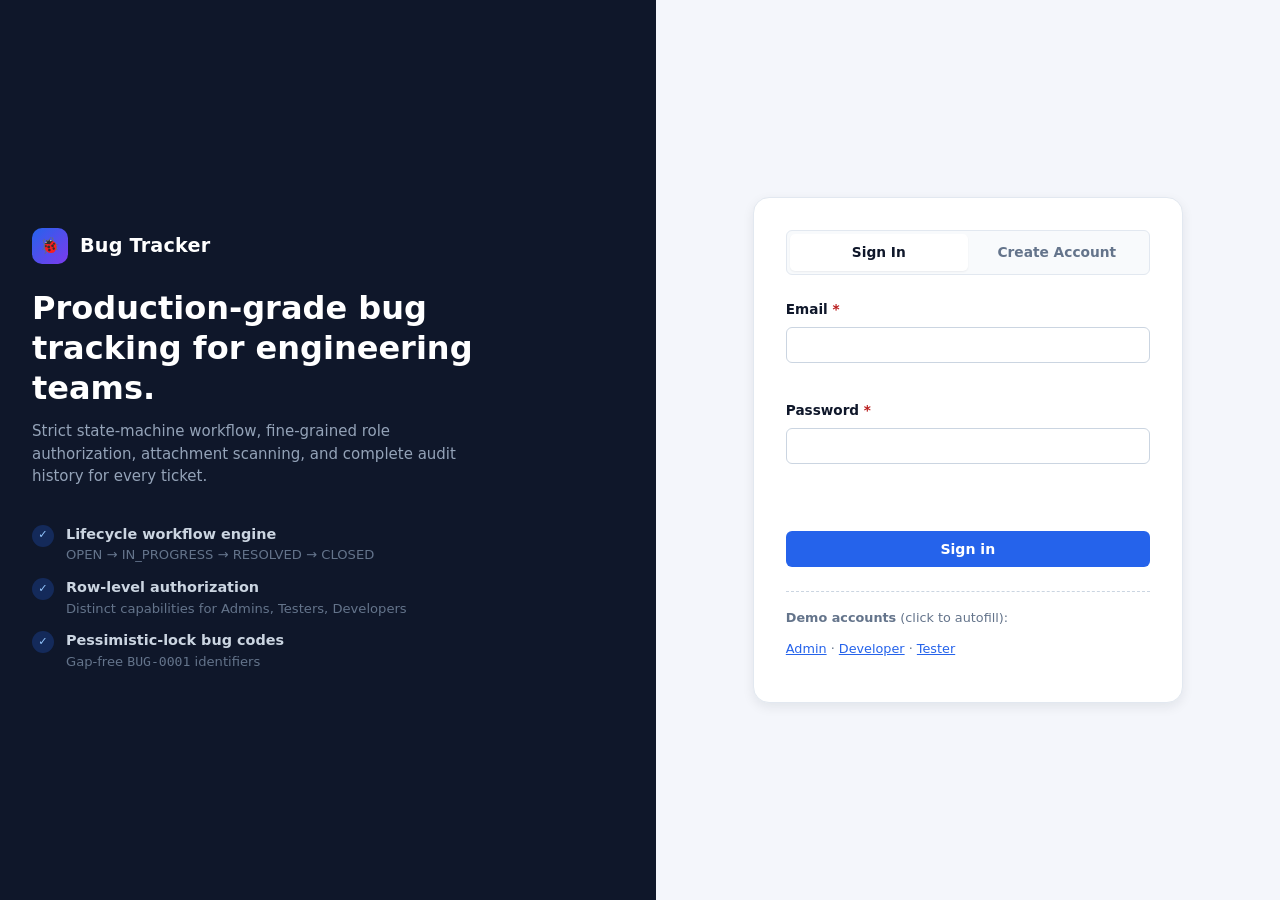
<file: frontend/index.html>
<!DOCTYPE html>
<html lang="en">
<head>
    <meta charset="UTF-8">
    <meta name="viewport" content="width=device-width, initial-scale=1.0">
    <title>Bug Tracker · Sign in</title>
    <link rel="stylesheet" href="css/styles.css">
    <link rel="icon" type="image/svg+xml" href="favicon.svg">
</head>
<body class="auth-page">
    <div class="auth-hero">
        <a class="brand" href="index.html">
            <span class="brand-mark" aria-hidden="true">🐞</span>
            <span>Bug Tracker</span>
        </a>
        <div>
            <h1>Production-grade bug tracking for engineering teams.</h1>
            <p>
                Strict state-machine workflow, fine-grained role authorization,
                attachment scanning, and complete audit history for every ticket.
            </p>
        </div>
        <ul class="auth-features">
            <li>
                <span class="auth-feature-dot">✓</span>
                <div>
                    <strong>Lifecycle workflow engine</strong>
                    <div class="text-small text-muted">OPEN → IN_PROGRESS → RESOLVED → CLOSED</div>
                </div>
            </li>
            <li>
                <span class="auth-feature-dot">✓</span>
                <div>
                    <strong>Row-level authorization</strong>
                    <div class="text-small text-muted">Distinct capabilities for Admins, Testers, Developers</div>
                </div>
            </li>
            <li>
                <span class="auth-feature-dot">✓</span>
                <div>
                    <strong>Pessimistic-lock bug codes</strong>
                    <div class="text-small text-muted">Gap-free <code class="mono">BUG-0001</code> identifiers</div>
                </div>
            </li>
        </ul>
    </div>

    <div class="auth-panel">
        <div class="auth-card">
            <div class="auth-tabs" role="tablist">
                <button type="button" class="auth-tab active" id="tab-login" role="tab" aria-selected="true">Sign In</button>
                <button type="button" class="auth-tab" id="tab-register" role="tab" aria-selected="false">Create Account</button>
            </div>

            <!-- Login form -->
            <form id="login-form" class="auth-form" novalidate>
                <div class="field">
                    <label for="login-email" class="required">Email</label>
                    <input type="email" id="login-email" name="email" autocomplete="email" required>
                    <div class="field-error" data-error-for="email"></div>
                </div>
                <div class="field">
                    <label for="login-password" class="required">Password</label>
                    <input type="password" id="login-password" name="password" autocomplete="current-password" required>
                    <div class="field-error" data-error-for="password"></div>
                </div>
                <div class="field-error" data-error-for="general"></div>
                <button type="submit" class="btn btn-primary btn-block">Sign in</button>
            </form>

            <!-- Register form -->
            <form id="register-form" class="auth-form hidden" novalidate>
                <div class="field">
                    <label for="reg-fullname" class="required">Full name</label>
                    <input type="text" id="reg-fullname" name="fullName" autocomplete="name" required>
                    <div class="field-error" data-error-for="fullName"></div>
                </div>
                <div class="field">
                    <label for="reg-email" class="required">Email</label>
                    <input type="email" id="reg-email" name="email" autocomplete="email" required>
                    <div class="field-error" data-error-for="email"></div>
                </div>
                <div class="field">
                    <label for="reg-password" class="required">Password</label>
                    <input type="password" id="reg-password" name="password" autocomplete="new-password" required>
                    <span class="hint">At least 8 chars, 1 letter, 1 number</span>
                    <div class="field-error" data-error-for="password"></div>
                </div>
                <div class="field">
                    <label for="reg-role" class="required">Role</label>
                    <select id="reg-role" name="role" required>
                        <option value="ROLE_DEVELOPER" selected>Developer</option>
                        <option value="ROLE_TESTER">QA Tester</option>
                    </select>
                    <div class="field-error" data-error-for="role"></div>
                </div>
                <div class="field-error" data-error-for="general"></div>
                <button type="submit" class="btn btn-primary btn-block">Create account</button>
            </form>

            <div class="demo-accounts">
                <p><strong>Demo accounts</strong> (click to autofill):</p>
                <p>
                    <button type="button" data-demo="admin@bugtracker.dev:Admin@12345">Admin</button> ·
                    <button type="button" data-demo="developer@bugtracker.dev:Developer@12345">Developer</button> ·
                    <button type="button" data-demo="tester@bugtracker.dev:Tester@12345">Tester</button>
                </p>
            </div>
        </div>
    </div>

    <script src="js/api.js"></script>
    <script src="js/ui.js"></script>
    <script src="js/auth.js"></script>
</body>
</html>
</file>
<file: frontend/css/styles.css>
/* ==========================================================================
   Bug Tracker - Design System
   ========================================================================== */

:root {
    --color-bg: #f4f6fb;
    --color-surface: #ffffff;
    --color-surface-alt: #f8fafc;
    --color-border: #e2e8f0;
    --color-border-strong: #cbd5e1;

    --color-text: #0f172a;
    --color-text-muted: #64748b;
    --color-text-inverse: #ffffff;

    --color-primary: #2563eb;
    --color-primary-dark: #1d4ed8;
    --color-primary-soft: #dbeafe;

    --color-success: #15803d;
    --color-success-soft: #dcfce7;
    --color-warning: #b45309;
    --color-warning-soft: #fef3c7;
    --color-danger: #b91c1c;
    --color-danger-soft: #fee2e2;
    --color-info: #0e7490;
    --color-info-soft: #cffafe;
    --color-neutral-soft: #e2e8f0;

    --radius-sm: 6px;
    --radius-md: 10px;
    --radius-lg: 16px;

    --shadow-sm: 0 1px 2px rgba(15, 23, 42, 0.06);
    --shadow-md: 0 4px 12px rgba(15, 23, 42, 0.08);
    --shadow-lg: 0 16px 40px rgba(15, 23, 42, 0.16);

    --space-1: 4px;
    --space-2: 8px;
    --space-3: 12px;
    --space-4: 16px;
    --space-5: 24px;
    --space-6: 32px;

    --sidebar-width: 248px;
    --font-sans: "Segoe UI", system-ui, -apple-system, "Helvetica Neue", Arial, sans-serif;
    --font-mono: "Cascadia Mono", "SFMono-Regular", Consolas, monospace;
}

* {
    box-sizing: border-box;
}

html,
body {
    margin: 0;
    padding: 0;
}

body {
    font-family: var(--font-sans);
    background: var(--color-bg);
    color: var(--color-text);
    font-size: 15px;
    line-height: 1.5;
    -webkit-font-smoothing: antialiased;
}

h1, h2, h3, h4 {
    margin: 0 0 var(--space-3);
    line-height: 1.25;
    font-weight: 650;
}

h1 { font-size: 1.6rem; }
h2 { font-size: 1.25rem; }
h3 { font-size: 1.05rem; }

p { margin: 0 0 var(--space-3); }

a {
    color: var(--color-primary);
    text-decoration: none;
}

a:hover { text-decoration: underline; }

:focus-visible {
    outline: 2px solid var(--color-primary);
    outline-offset: 2px;
}

.text-muted { color: var(--color-text-muted); }
.text-small { font-size: 0.82rem; }
.mono { font-family: var(--font-mono); }
.hidden { display: none !important; }
.text-center { text-align: center; }

/* ---------------------------------------------------------------- App shell */

.app {
    display: flex;
    min-height: 100vh;
}

.sidebar {
    width: var(--sidebar-width);
    flex: 0 0 var(--sidebar-width);
    background: #0f172a;
    color: #e2e8f0;
    padding: var(--space-5) var(--space-4);
    display: flex;
    flex-direction: column;
    gap: var(--space-5);
    position: sticky;
    top: 0;
    height: 100vh;
}

.brand {
    display: flex;
    align-items: center;
    gap: var(--space-3);
    color: #fff;
    font-weight: 700;
    font-size: 1.05rem;
    letter-spacing: 0.2px;
}

.brand:hover { text-decoration: none; }

.brand-mark {
    display: grid;
    place-items: center;
    width: 36px;
    height: 36px;
    border-radius: var(--radius-md);
    background: linear-gradient(135deg, #2563eb, #7c3aed);
    color: #fff;
    font-size: 1rem;
    flex: 0 0 auto;
}

.nav {
    display: flex;
    flex-direction: column;
    gap: var(--space-1);
}

.nav-link {
    display: flex;
    align-items: center;
    gap: var(--space-3);
    padding: 10px var(--space-3);
    border-radius: var(--radius-sm);
    color: #cbd5e1;
    font-weight: 500;
}

.nav-link:hover {
    background: rgba(148, 163, 184, 0.16);
    color: #fff;
    text-decoration: none;
}

.nav-link.active {
    background: var(--color-primary);
    color: #fff;
}

.nav-icon {
    width: 18px;
    height: 18px;
    flex: 0 0 auto;
    stroke: currentColor;
    fill: none;
    stroke-width: 1.8;
    stroke-linecap: round;
    stroke-linejoin: round;
}

.sidebar-footer {
    margin-top: auto;
    display: flex;
    flex-direction: column;
    gap: var(--space-3);
    border-top: 1px solid rgba(148, 163, 184, 0.25);
    padding-top: var(--space-4);
}

.user-chip {
    display: flex;
    align-items: center;
    gap: var(--space-3);
}

.avatar {
    display: grid;
    place-items: center;
    width: 36px;
    height: 36px;
    border-radius: 50%;
    background: var(--color-primary);
    color: #fff;
    font-weight: 600;
    flex: 0 0 auto;
}

.user-chip-name {
    font-size: 0.88rem;
    font-weight: 600;
    color: #fff;
}

.user-chip-role {
    font-size: 0.75rem;
    color: #94a3b8;
    text-transform: uppercase;
    letter-spacing: 0.4px;
}

.main {
    flex: 1 1 auto;
    min-width: 0;
    display: flex;
    flex-direction: column;
}

.topbar {
    display: flex;
    align-items: center;
    justify-content: space-between;
    gap: var(--space-4);
    padding: var(--space-4) var(--space-6);
    background: var(--color-surface);
    border-bottom: 1px solid var(--color-border);
    position: sticky;
    top: 0;
    z-index: 20;
}

.topbar-title h1 {
    margin: 0;
    font-size: 1.25rem;
}

.topbar-title p {
    margin: var(--space-1) 0 0;
    color: var(--color-text-muted);
    font-size: 0.85rem;
}

.topbar-actions {
    display: flex;
    align-items: center;
    gap: var(--space-3);
    flex-wrap: wrap;
}

/* -------------------------------------------------------------------- Cards */

.card {
    background: var(--color-surface);
    border: 1px solid var(--color-border);
    border-radius: var(--radius-lg);
    box-shadow: var(--shadow-sm);
}

.card-header {
    display: flex;
    align-items: center;
    justify-content: space-between;
    gap: var(--space-3);
    padding: var(--space-4) var(--space-5);
    border-bottom: 1px solid var(--color-border);
    flex-wrap: wrap;
}

.card-header h2,
.card-header h3 {
    margin: 0;
    font-size: 1rem;
}

.card-body {
    padding: var(--space-5);
}

.card-footer {
    padding: var(--space-4) var(--space-5);
    border-top: 1px solid var(--color-border);
    display: flex;
    align-items: center;
    justify-content: space-between;
    gap: var(--space-3);
    flex-wrap: wrap;
}

.stat-grid {
    display: grid;
    grid-template-columns: repeat(auto-fit, minmax(190px, 1fr));
    gap: var(--space-4);
}

.stat-card {
    background: var(--color-surface);
    border: 1px solid var(--color-border);
    border-radius: var(--radius-md);
    padding: var(--space-4);
    box-shadow: var(--shadow-sm);
    display: flex;
    flex-direction: column;
    gap: var(--space-2);
    position: relative;
    overflow: hidden;
}

.stat-card::before {
    content: "";
    position: absolute;
    inset: 0 auto 0 0;
    width: 4px;
    background: var(--color-primary);
}

.stat-card[data-tone="success"]::before { background: var(--color-success); }
.stat-card[data-tone="warning"]::before { background: var(--color-warning); }
.stat-card[data-tone="danger"]::before { background: var(--color-danger); }
.stat-card[data-tone="info"]::before { background: var(--color-info); }

.stat-label {
    font-size: 0.78rem;
    text-transform: uppercase;
    letter-spacing: 0.6px;
    color: var(--color-text-muted);
    font-weight: 600;
}

.stat-value {
    font-size: 1.9rem;
    font-weight: 700;
    line-height: 1;
}

.stat-meta {
    font-size: 0.8rem;
    color: var(--color-text-muted);
}

.grid-two {
    display: grid;
    grid-template-columns: repeat(auto-fit, minmax(320px, 1fr));
    gap: var(--space-5);
}

/* -------------------------------------------------------------------- Chart */

.chart {
    display: flex;
    flex-direction: column;
    gap: var(--space-3);
}

.chart-row {
    display: grid;
    grid-template-columns: 110px 1fr 44px;
    align-items: center;
    gap: var(--space-3);
    font-size: 0.85rem;
}

.chart-track {
    background: var(--color-neutral-soft);
    border-radius: 999px;
    height: 10px;
    overflow: hidden;
}

.chart-bar {
    height: 100%;
    border-radius: 999px;
    background: var(--color-primary);
    transition: width 0.25s ease-out;
}

.chart-bar[data-tone="success"] { background: #16a34a; }
.chart-bar[data-tone="warning"] { background: #f59e0b; }
.chart-bar[data-tone="danger"] { background: #dc2626; }
.chart-bar[data-tone="info"] { background: #0891b2; }

.chart-value {
    text-align: right;
    font-variant-numeric: tabular-nums;
    color: var(--color-text-muted);
    font-weight: 600;
}

.content {
    padding: var(--space-6);
    display: flex;
    flex-direction: column;
    gap: var(--space-5);
    max-width: 1400px;
    width: 100%;
}

/* ------------------------------------------------------------------- Buttons */

.btn {
    display: inline-flex;
    align-items: center;
    justify-content: center;
    gap: var(--space-2);
    padding: 9px 16px;
    border-radius: var(--radius-sm);
    border: 1px solid transparent;
    font-family: inherit;
    font-size: 0.88rem;
    font-weight: 600;
    cursor: pointer;
    background: var(--color-surface);
    color: var(--color-text);
    transition: background 0.15s ease, border-color 0.15s ease, color 0.15s ease;
    white-space: nowrap;
}

.btn:disabled {
    opacity: 0.55;
    cursor: not-allowed;
}

.btn-primary {
    background: var(--color-primary);
    color: #fff;
}

.btn-primary:hover:not(:disabled) { background: var(--color-primary-dark); }

.btn-secondary {
    background: var(--color-surface);
    border-color: var(--color-border-strong);
    color: var(--color-text);
}

.btn-secondary:hover:not(:disabled) { background: var(--color-surface-alt); }

.btn-danger {
    background: var(--color-danger);
    color: #fff;
}

.btn-danger:hover:not(:disabled) { background: #991b1b; }

.btn-ghost {
    background: transparent;
    color: var(--color-text-muted);
    border-color: transparent;
}

.btn-ghost:hover:not(:disabled) {
    background: var(--color-surface-alt);
    color: var(--color-text);
}

.btn-sm {
    padding: 5px 10px;
    font-size: 0.8rem;
}

.btn-block { width: 100%; }

.btn-group {
    display: flex;
    gap: var(--space-2);
    flex-wrap: wrap;
}

/* -------------------------------------------------------------------- Forms */

.form-grid {
    display: grid;
    grid-template-columns: repeat(auto-fit, minmax(260px, 1fr));
    gap: var(--space-4);
}

.field {
    display: flex;
    flex-direction: column;
    gap: var(--space-2);
}

.field.span-2 { grid-column: 1 / -1; }

.field label {
    font-size: 0.85rem;
    font-weight: 600;
    color: var(--color-text);
}

.field .hint {
    font-size: 0.78rem;
    color: var(--color-text-muted);
}

.required::after {
    content: " *";
    color: var(--color-danger);
}

input[type="text"],
input[type="email"],
input[type="password"],
input[type="search"],
input[type="file"],
select,
textarea {
    width: 100%;
    padding: 9px 12px;
    border: 1px solid var(--color-border-strong);
    border-radius: var(--radius-sm);
    font-family: inherit;
    font-size: 0.9rem;
    color: var(--color-text);
    background: var(--color-surface);
    transition: border-color 0.15s ease, box-shadow 0.15s ease;
}

textarea {
    min-height: 96px;
    resize: vertical;
}

input:focus,
select:focus,
textarea:focus {
    outline: none;
    border-color: var(--color-primary);
    box-shadow: 0 0 0 3px rgba(37, 99, 235, 0.16);
}

input[aria-invalid="true"],
select[aria-invalid="true"],
textarea[aria-invalid="true"] {
    border-color: var(--color-danger);
}

.field-error {
    font-size: 0.78rem;
    color: var(--color-danger);
    min-height: 1.05em;
}

.form-actions {
    display: flex;
    gap: var(--space-3);
    justify-content: flex-end;
    flex-wrap: wrap;
    padding-top: var(--space-4);
    border-top: 1px solid var(--color-border);
    margin-top: var(--space-2);
}


/* -------------------------------------------------------------------- Table */

.table-wrap {
    overflow-x: auto;
}

table.data-table {
    width: 100%;
    border-collapse: collapse;
    font-size: 0.88rem;
}

table.data-table th,
table.data-table td {
    padding: 12px var(--space-4);
    text-align: left;
    border-bottom: 1px solid var(--color-border);
    vertical-align: middle;
}

table.data-table th {
    background: var(--color-surface-alt);
    font-size: 0.76rem;
    text-transform: uppercase;
    letter-spacing: 0.6px;
    color: var(--color-text-muted);
    font-weight: 700;
    white-space: nowrap;
}

table.data-table th.sortable {
    cursor: pointer;
    user-select: none;
}

table.data-table th.sortable:hover {
    color: var(--color-primary);
}

table.data-table tbody tr:hover {
    background: var(--color-surface-alt);
}

table.data-table td.cell-title {
    min-width: 240px;
    font-weight: 600;
}

table.data-table td.cell-actions {
    white-space: nowrap;
}

.row-meta {
    display: block;
    font-size: 0.76rem;
    color: var(--color-text-muted);
    font-weight: 400;
}

/* ------------------------------------------------------------------- Badges */

.badge {
    display: inline-flex;
    align-items: center;
    gap: var(--space-1);
    padding: 3px 9px;
    border-radius: 999px;
    font-size: 0.72rem;
    font-weight: 700;
    letter-spacing: 0.4px;
    text-transform: uppercase;
    white-space: nowrap;
    background: var(--color-neutral-soft);
    color: #334155;
}

.badge-open { background: var(--color-info-soft); color: var(--color-info); }
.badge-in_progress { background: var(--color-primary-soft); color: var(--color-primary-dark); }
.badge-resolved { background: var(--color-success-soft); color: var(--color-success); }
.badge-reopened { background: var(--color-warning-soft); color: var(--color-warning); }
.badge-closed { background: var(--color-neutral-soft); color: #475569; }

.badge-low { background: var(--color-neutral-soft); color: #475569; }
.badge-medium { background: var(--color-info-soft); color: var(--color-info); }
.badge-high { background: var(--color-warning-soft); color: var(--color-warning); }
.badge-urgent { background: var(--color-danger-soft); color: var(--color-danger); }
.badge-critical { background: var(--color-danger-soft); color: var(--color-danger); }

.badge-outline {
    background: transparent;
    border: 1px solid var(--color-border-strong);
    color: var(--color-text-muted);
}


/* -------------------------------------------------------------- Pagination */

.pagination {
    display: flex;
    align-items: center;
    gap: var(--space-2);
    flex-wrap: wrap;
}

.page-btn {
    min-width: 34px;
    height: 34px;
    padding: 0 8px;
    border-radius: var(--radius-sm);
    border: 1px solid var(--color-border-strong);
    background: var(--color-surface);
    color: var(--color-text);
    font: inherit;
    font-size: 0.84rem;
    font-weight: 600;
    cursor: pointer;
}

.page-btn:hover:not(:disabled) { background: var(--color-surface-alt); }

.page-btn[aria-current="page"] {
    background: var(--color-primary);
    border-color: var(--color-primary);
    color: #fff;
}

.page-btn:disabled {
    opacity: 0.45;
    cursor: not-allowed;
}

/* ------------------------------------------------------------------- Toasts */

.toast-region {
    position: fixed;
    right: var(--space-5);
    bottom: var(--space-5);
    display: flex;
    flex-direction: column;
    gap: var(--space-3);
    z-index: 90;
    max-width: min(380px, calc(100vw - 32px));
}

.toast {
    display: flex;
    align-items: flex-start;
    gap: var(--space-3);
    padding: var(--space-3) var(--space-4);
    border-radius: var(--radius-md);
    background: #0f172a;
    color: #f8fafc;
    box-shadow: var(--shadow-lg);
    font-size: 0.86rem;
    animation: toast-in 0.18s ease-out;
    border-left: 4px solid var(--color-primary);
}

.toast[data-tone="success"] { border-left-color: #22c55e; }
.toast[data-tone="error"] { border-left-color: #ef4444; }
.toast[data-tone="warning"] { border-left-color: #f59e0b; }

.toast-close {
    background: none;
    border: 0;
    color: inherit;
    opacity: 0.6;
    cursor: pointer;
    font-size: 1rem;
    line-height: 1;
    padding: 0;
}

.toast-close:hover { opacity: 1; }

@keyframes toast-in {
    from { opacity: 0; transform: translateY(8px); }
    to { opacity: 1; transform: none; }
}

/* -------------------------------------------------------------------- Modal */

.modal-backdrop {
    position: fixed;
    inset: 0;
    background: rgba(15, 23, 42, 0.55);
    display: grid;
    place-items: center;
    padding: var(--space-4);
    z-index: 100;
}

.modal {
    background: var(--color-surface);
    border-radius: var(--radius-lg);
    box-shadow: var(--shadow-lg);
    width: min(440px, 100%);
    overflow: hidden;
}

.modal-body {
    padding: var(--space-5);
}

.modal-body h2 { margin-bottom: var(--space-2); }

.modal-footer {
    display: flex;
    justify-content: flex-end;
    gap: var(--space-3);
    padding: var(--space-4) var(--space-5);
    background: var(--color-surface-alt);
    border-top: 1px solid var(--color-border);
}

/* ---------------------------------------------------------- Loading / empty */

.spinner {
    width: 20px;
    height: 20px;
    border: 2px solid var(--color-border-strong);
    border-top-color: var(--color-primary);
    border-radius: 50%;
    animation: spin 0.7s linear infinite;
    display: inline-block;
    vertical-align: middle;
}

.spinner-lg {
    width: 34px;
    height: 34px;
    border-width: 3px;
}

@keyframes spin { to { transform: rotate(360deg); } }

.loading-block {
    display: flex;
    align-items: center;
    justify-content: center;
    gap: var(--space-3);
    padding: var(--space-6);
    color: var(--color-text-muted);
}

.skeleton {
    background: linear-gradient(90deg, #eef2f7 25%, #e2e8f0 37%, #eef2f7 63%);
    background-size: 400% 100%;
    animation: shimmer 1.3s ease-in-out infinite;
    border-radius: var(--radius-sm);
    height: 14px;
}

@keyframes shimmer {
    0% { background-position: 100% 50%; }
    100% { background-position: 0 50%; }
}

.empty-state {
    text-align: center;
    padding: var(--space-6) var(--space-4);
    color: var(--color-text-muted);
}

.empty-state h3 {
    color: var(--color-text);
    margin-bottom: var(--space-2);
}

.alert {
    padding: var(--space-3) var(--space-4);
    border-radius: var(--radius-sm);
    font-size: 0.86rem;
    border: 1px solid transparent;
}

.alert-error {
    background: var(--color-danger-soft);
    color: var(--color-danger);
    border-color: #fca5a5;
}

.alert-info {
    background: var(--color-primary-soft);
    color: var(--color-primary-dark);
    border-color: #bfdbfe;
}


/* --------------------------------------------------------------- Filter bar */

.filter-bar {
    display: grid;
    grid-template-columns: minmax(200px, 2fr) repeat(4, minmax(130px, 1fr)) auto;
    gap: var(--space-3);
    align-items: end;
}

.filter-bar .field { gap: var(--space-1); }

.sort-indicator { color: var(--color-primary); font-weight: 700; }

/* --------------------------------------------------------------------- Auth */

.auth-page {
    display: grid;
    grid-template-columns: 1.05fr 1fr;
    min-height: 100vh;
}

.auth-hero {
    background: #0f172a;
    color: #e2e8f0;
    padding: var(--space-6) var(--space-6);
    display: flex;
    flex-direction: column;
    gap: var(--space-5);
    justify-content: center;
}

.auth-hero .brand { font-size: 1.2rem; }

.auth-hero h1 {
    color: #fff;
    font-size: 2rem;
    max-width: 22ch;
}

.auth-hero p {
    color: #94a3b8;
    max-width: 46ch;
}

.auth-features {
    list-style: none;
    margin: 0;
    padding: 0;
    display: flex;
    flex-direction: column;
    gap: var(--space-3);
}

.auth-features li {
    display: flex;
    gap: var(--space-3);
    align-items: flex-start;
    font-size: 0.9rem;
    color: #cbd5e1;
}

.auth-feature-dot {
    width: 22px;
    height: 22px;
    border-radius: 50%;
    background: rgba(37, 99, 235, 0.25);
    color: #93c5fd;
    display: grid;
    place-items: center;
    font-size: 0.7rem;
    flex: 0 0 auto;
    margin-top: 1px;
}

.auth-panel {
    display: grid;
    place-items: center;
    padding: var(--space-6) var(--space-4);
    background: var(--color-bg);
}

.auth-card {
    width: min(430px, 100%);
    background: var(--color-surface);
    border: 1px solid var(--color-border);
    border-radius: var(--radius-lg);
    box-shadow: var(--shadow-md);
    padding: var(--space-6);
}

.auth-tabs {
    display: flex;
    background: var(--color-surface-alt);
    border: 1px solid var(--color-border);
    border-radius: var(--radius-sm);
    padding: 3px;
    margin-bottom: var(--space-5);
}

.auth-tab {
    flex: 1;
    padding: 8px;
    border: 0;
    background: none;
    border-radius: 5px;
    font: inherit;
    font-size: 0.86rem;
    font-weight: 600;
    color: var(--color-text-muted);
    cursor: pointer;
}

.auth-tab.active {
    background: var(--color-surface);
    color: var(--color-text);
    box-shadow: var(--shadow-sm);
}

.auth-form {
    display: flex;
    flex-direction: column;
    gap: var(--space-4);
}

.demo-accounts {
    margin-top: var(--space-5);
    border-top: 1px dashed var(--color-border-strong);
    padding-top: var(--space-4);
    font-size: 0.8rem;
    color: var(--color-text-muted);
}

.demo-accounts code {
    background: var(--color-surface-alt);
    border: 1px solid var(--color-border);
    border-radius: 4px;
    padding: 1px 5px;
    font-family: var(--font-mono);
    font-size: 0.76rem;
}

.demo-accounts button {
    background: none;
    border: 0;
    color: var(--color-primary);
    cursor: pointer;
    font: inherit;
    text-decoration: underline;
    padding: 0;
}


/* ------------------------------------------------------------- Bug detail */

.detail-layout {
    display: grid;
    grid-template-columns: minmax(0, 2fr) minmax(280px, 1fr);
    gap: var(--space-5);
    align-items: start;
}

.bug-title-row {
    display: flex;
    align-items: flex-start;
    justify-content: space-between;
    gap: var(--space-4);
    flex-wrap: wrap;
}

.bug-code {
    font-family: var(--font-mono);
    font-size: 0.82rem;
    color: var(--color-text-muted);
    letter-spacing: 0.5px;
}

.prose {
    white-space: pre-wrap;
    word-break: break-word;
    margin: 0;
    font-family: inherit;
    font-size: 0.92rem;
    color: #1e293b;
}

.meta-list {
    display: flex;
    flex-direction: column;
    gap: var(--space-4);
    margin: 0;
    padding: 0;
}

.meta-list dt {
    font-size: 0.74rem;
    text-transform: uppercase;
    letter-spacing: 0.6px;
    color: var(--color-text-muted);
    font-weight: 700;
    margin-bottom: 2px;
}

.meta-list dd {
    margin: 0;
    font-size: 0.9rem;
    font-weight: 500;
}

.subsection-title {
    font-size: 0.82rem;
    text-transform: uppercase;
    letter-spacing: 0.6px;
    color: var(--color-text-muted);
    font-weight: 700;
    margin: 0 0 var(--space-3);
}

.prose-block + .prose-block {
    margin-top: var(--space-5);
    padding-top: var(--space-5);
    border-top: 1px solid var(--color-border);
}

/* --------------------------------------------------------------- Comments */

.comment-list {
    list-style: none;
    margin: 0;
    padding: 0;
    display: flex;
    flex-direction: column;
    gap: var(--space-4);
}

.comment {
    display: flex;
    gap: var(--space-3);
}

.comment-body {
    flex: 1 1 auto;
    min-width: 0;
    background: var(--color-surface-alt);
    border: 1px solid var(--color-border);
    border-radius: var(--radius-md);
    padding: var(--space-3) var(--space-4);
}

.comment-head {
    display: flex;
    align-items: baseline;
    justify-content: space-between;
    gap: var(--space-3);
    flex-wrap: wrap;
    margin-bottom: var(--space-1);
}

.comment-head strong { font-size: 0.88rem; }

.comment-content {
    white-space: pre-wrap;
    word-break: break-word;
    font-size: 0.9rem;
    margin: 0;
}

/* ------------------------------------------------------------ Attachments */

.attachment-list {
    list-style: none;
    margin: 0;
    padding: 0;
    display: grid;
    grid-template-columns: repeat(auto-fill, minmax(260px, 1fr));
    gap: var(--space-3);
}

.attachment {
    display: flex;
    align-items: center;
    gap: var(--space-3);
    border: 1px solid var(--color-border);
    border-radius: var(--radius-md);
    padding: var(--space-3);
    background: var(--color-surface-alt);
}

.attachment-thumb {
    width: 44px;
    height: 44px;
    border-radius: var(--radius-sm);
    object-fit: cover;
    border: 1px solid var(--color-border);
    background: #fff;
    flex: 0 0 auto;
}

.attachment-icon {
    width: 44px;
    height: 44px;
    border-radius: var(--radius-sm);
    background: var(--color-primary-soft);
    color: var(--color-primary-dark);
    display: grid;
    place-items: center;
    font-size: 0.7rem;
    font-weight: 700;
    flex: 0 0 auto;
}

.attachment-name {
    font-size: 0.85rem;
    font-weight: 600;
    overflow: hidden;
    text-overflow: ellipsis;
    white-space: nowrap;
}

.dropzone {
    border: 2px dashed var(--color-border-strong);
    border-radius: var(--radius-md);
    padding: var(--space-5);
    text-align: center;
    color: var(--color-text-muted);
    background: var(--color-surface-alt);
    margin-bottom: var(--space-4);
}

/* ---------------------------------------------------------------- Timeline */

.timeline {
    list-style: none;
    margin: 0;
    padding: 0;
    display: flex;
    flex-direction: column;
    gap: var(--space-4);
}

.timeline-item {
    display: flex;
    gap: var(--space-3);
    font-size: 0.85rem;
}

.timeline-marker {
    width: 10px;
    height: 10px;
    border-radius: 50%;
    background: var(--color-primary);
    margin-top: 5px;
    flex: 0 0 auto;
    box-shadow: 0 0 0 3px rgba(37, 99, 235, 0.16);
}

.timeline-body strong { font-size: 0.85rem; }

.timeline-diff {
    color: var(--color-text-muted);
    margin-top: 2px;
}

.timeline-diff .old {
    text-decoration: line-through;
    color: #94a3b8;
}

.timeline-diff .arrow { padding: 0 4px; }

.timeline-diff .new { color: var(--color-text); font-weight: 600; }


/* ------------------------------------------------------------- Responsive */

.nav-toggle {
    display: none;
    background: var(--color-surface);
    border: 1px solid var(--color-border-strong);
    border-radius: var(--radius-sm);
    padding: 7px 10px;
    cursor: pointer;
    font: inherit;
    font-size: 1rem;
    line-height: 1;
}

@media (max-width: 1000px) {
    .detail-layout {
        grid-template-columns: 1fr;
    }

    .filter-bar {
        grid-template-columns: repeat(2, 1fr);
    }
}

@media (max-width: 900px) {
    .auth-page {
        grid-template-columns: 1fr;
    }

    .auth-hero {
        display: none;
    }
}

@media (max-width: 820px) {
    .app {
        flex-direction: column;
    }

    .sidebar {
        position: static;
        width: 100%;
        height: auto;
        flex: 0 0 auto;
        flex-direction: row;
        align-items: center;
        justify-content: space-between;
        padding: var(--space-3) var(--space-4);
        gap: var(--space-3);
    }

    .nav-toggle { display: inline-flex; }

    .nav {
        position: absolute;
        top: 100%;
        left: 0;
        right: 0;
        background: #0f172a;
        padding: var(--space-3);
        border-bottom: 1px solid rgba(148, 163, 184, 0.25);
        z-index: 40;
        display: none;
    }

    .sidebar.nav-open .nav { display: flex; }

    .sidebar-footer {
        display: none;
    }

    .main {
        min-height: auto;
    }

    .topbar,
    .content {
        padding-left: var(--space-4);
        padding-right: var(--space-4);
    }

    .filter-bar {
        grid-template-columns: 1fr;
    }

    .chart-row {
        grid-template-columns: 90px 1fr 40px;
    }
}

@media (max-width: 560px) {
    .content {
        padding: var(--space-4) var(--space-3);
    }

    .card-body,
    .card-header,
    .card-footer {
        padding-left: var(--space-4);
        padding-right: var(--space-4);
    }

    .stat-value { font-size: 1.6rem; }

    .form-actions .btn { flex: 1 1 auto; }
}

@media print {
    .sidebar,
    .topbar-actions,
    .toast-region { display: none !important; }
}
</file>
